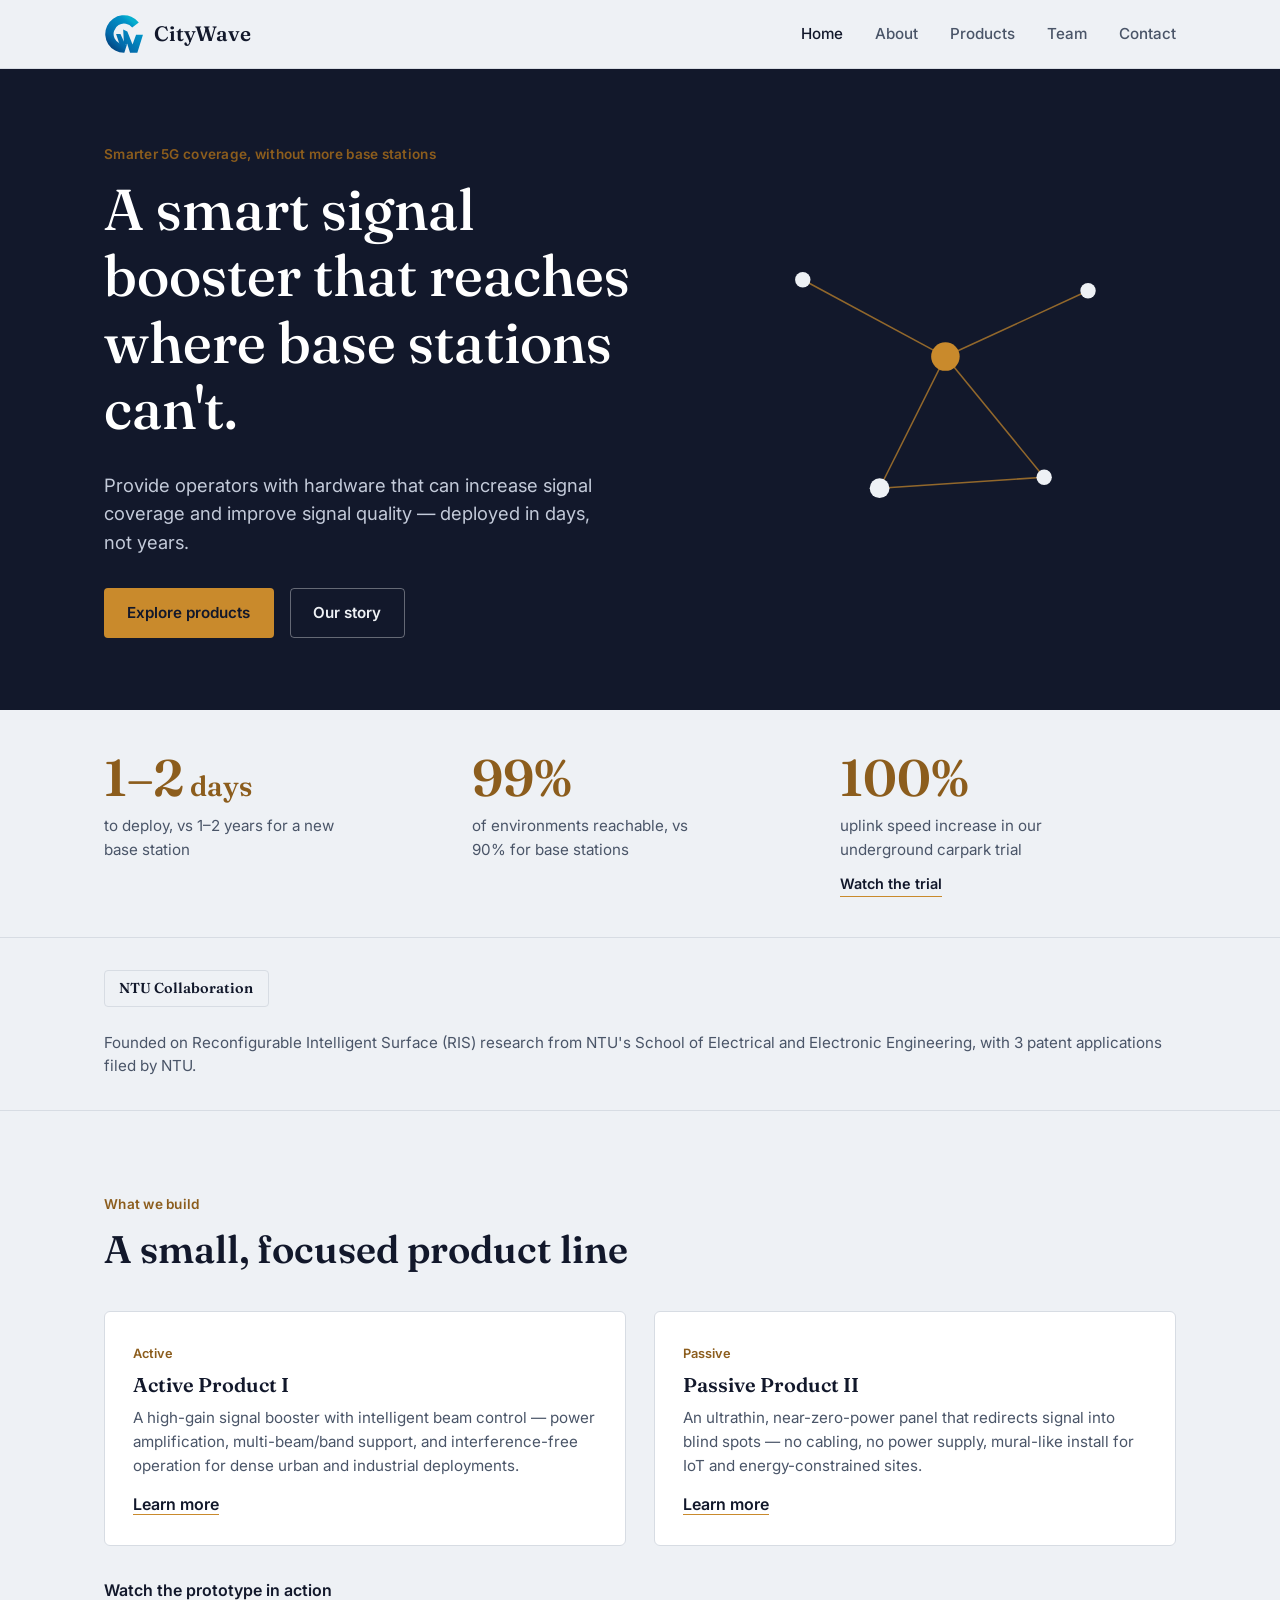
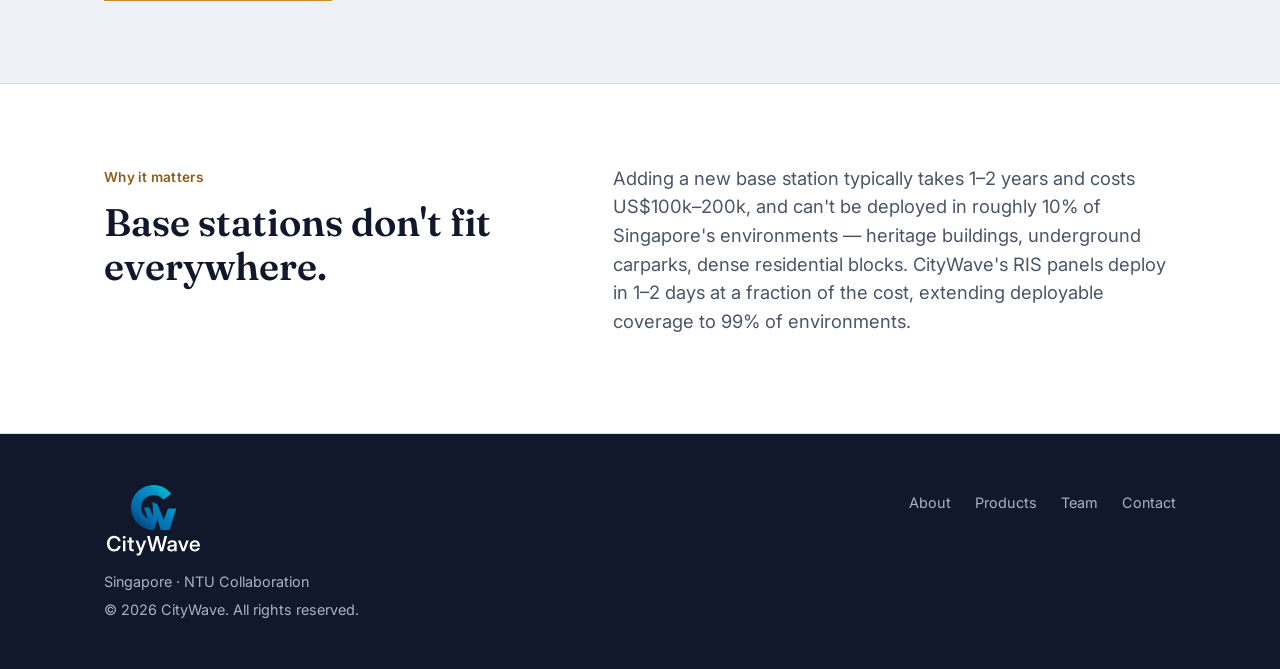
<file: index.html>
<!DOCTYPE html>
<html lang="en">
<head>
<meta charset="UTF-8">
<meta name="viewport" content="width=device-width, initial-scale=1.0">
<title>CityWave - Smart Signal Booster for Stronger 5G Coverage</title>
<meta name="description" content="CityWave builds RIS-based smart signal boosters that extend 5G coverage into blind spots, developed with Nanyang Technological University.">
<meta name="theme-color" content="#EEF1F5">
<meta property="og:type" content="website">
<meta property="og:site_name" content="CityWave">
<meta property="og:title" content="CityWave - Smart Signal Booster for Stronger 5G Coverage">
<meta property="og:description" content="RIS-based smart signal boosters that extend 5G coverage into blind spots, developed with NTU.">
<meta property="og:image" content="https://haexon.github.io/CityWave/images/og-image.png">
<meta property="og:image:width" content="1200">
<meta property="og:image:height" content="630">
<meta property="og:image:alt" content="CityWave logo">
<meta name="twitter:card" content="summary_large_image">
<link rel="icon" href="images/favicon-32.png" type="image/png" sizes="32x32">
<link rel="icon" href="images/favicon.svg" type="image/svg+xml">
<link rel="apple-touch-icon" href="images/apple-touch-icon.png">
<link rel="preconnect" href="https://fonts.googleapis.com">
<link rel="preconnect" href="https://fonts.gstatic.com" crossorigin>
<link href="https://fonts.googleapis.com/css2?family=Fraunces:wght@500;600&family=Inter:wght@400;500;600&display=swap" rel="stylesheet">
<link rel="stylesheet" href="css/style.css">
<link rel="stylesheet" href="css/components.css">
</head>
<body>

<nav class="site-nav">
  <div class="container">
    <a href="index.html" class="brand"><img class="brand-mark" src="images/logo/citywave-mark-blue.svg" alt="" width="40" height="40">CityWave</a>
    <button class="nav-toggle" aria-label="Menu" aria-controls="site-menu" aria-expanded="false"><span class="nav-toggle-bars" aria-hidden="true"></span></button>
    <ul class="nav-links" id="site-menu">
      <li><a href="index.html" aria-current="page">Home</a></li>
      <li><a href="about.html">About</a></li>
      <li><a href="products.html">Products</a></li>
      <li><a href="team.html">Team</a></li>
      <li><a href="contact.html">Contact</a></li>
    </ul>
  </div>
</nav>

<header class="hero">
  <div class="container">
    <div>
      <span class="eyebrow">Smarter 5G coverage, without more base stations</span>
      <h1>A smart signal booster that reaches where base stations can't.</h1>
      <p class="lede">Provide operators with hardware that can increase signal coverage and improve signal quality — deployed in days, not years.</p>
      <div class="hero-actions">
        <a href="products.html" class="btn btn-primary">Explore products</a>
        <a href="about.html" class="btn btn-ghost">Our story</a>
      </div>
    </div>
    <svg class="hero-diagram" viewBox="0 0 420 360" xmlns="http://www.w3.org/2000/svg" role="img" aria-label="Illustration of signal paths radiating from a CityWave panel">
      <g stroke="#C98A2C" stroke-width="1.4" opacity="0.7">
        <line x1="80" y1="80" x2="210" y2="150"/>
        <line x1="210" y1="150" x2="340" y2="90"/>
        <line x1="210" y1="150" x2="150" y2="270"/>
        <line x1="210" y1="150" x2="300" y2="260"/>
        <line x1="150" y1="270" x2="300" y2="260"/>
      </g>
      <!-- Animated signal: base station -> panel, then panel -> devices (see .hero-diagram in components.css) -->
      <g class="signal" stroke="#F2C27A" stroke-width="3" stroke-linecap="round">
        <line class="signal-in" x1="80" y1="80" x2="210" y2="150" pathLength="1"/>
        <line class="signal-out" x1="210" y1="150" x2="340" y2="90" pathLength="1"/>
        <line class="signal-out" x1="210" y1="150" x2="150" y2="270" pathLength="1"/>
        <line class="signal-out" x1="210" y1="150" x2="300" y2="260" pathLength="1"/>
      </g>
      <circle class="ripple" cx="210" cy="150" r="13" fill="none" stroke="#C98A2C" stroke-width="2"/>
      <g fill="#EEF1F5">
        <circle class="node node-source" cx="80" cy="80" r="7"/>
        <circle class="node node-device" cx="340" cy="90" r="7"/>
        <circle class="node node-device" cx="150" cy="270" r="9"/>
        <circle class="node node-device" cx="300" cy="260" r="7"/>
      </g>
      <circle cx="210" cy="150" r="13" fill="#C98A2C"/>
    </svg>
  </div>
</header>

<!-- Figures from CityWave_National GRIP Final (fifth version).pdf, pp. 3–4 -->
<div class="stats">
  <div class="container">
    <ul class="stat-list">
      <li class="stat">
        <span class="stat-value">1–2<span class="stat-unit"> days</span></span>
        <span class="stat-label">to deploy, vs 1–2 years for a new base station</span>
      </li>
      <li class="stat">
        <span class="stat-value"><span data-count="99">99</span>%</span>
        <span class="stat-label">of environments reachable, vs 90% for base stations</span>
      </li>
      <li class="stat">
        <span class="stat-value"><span data-count="100">100</span>%</span>
        <span class="stat-label">uplink speed increase in our underground carpark trial</span>
        <a href="products.html#basement-trial" class="card-link stat-link">Watch the trial</a>
      </li>
    </ul>
  </div>
</div>

<div class="collab-strip">
  <div class="container">
    <span class="collab-badge">NTU Collaboration</span>
    <p>Founded on Reconfigurable Intelligent Surface (RIS) research from NTU's School of Electrical and Electronic Engineering, with 3 patent applications filed by NTU.</p>
  </div>
</div>

<section id="products-preview">
  <div class="container">
    <span class="eyebrow">What we build</span>
    <h2 class="section-title">A small, focused product line</h2>
    <div class="card-grid">
      <div class="card">
        <span class="tag">Active</span>
        <h3>Active Product I</h3>
        <p>A high-gain signal booster with intelligent beam control — power amplification, multi-beam/band support, and interference-free operation for dense urban and industrial deployments.</p>
        <a href="products.html" class="card-link">Learn more</a>
      </div>
      <div class="card">
        <span class="tag">Passive</span>
        <h3>Passive Product II</h3>
        <p>An ultrathin, near-zero-power panel that redirects signal into blind spots — no cabling, no power supply, mural-like install for IoT and energy-constrained sites.</p>
        <a href="products.html" class="card-link">Learn more</a>
      </div>
    </div>
    <p class="section-more"><a href="products.html#demo" class="card-link">Watch the prototype in action</a></p>
  </div>
</section>

<section class="section-alt">
  <div class="container split">
    <div>
      <span class="eyebrow">Why it matters</span>
      <h2>Base stations don't fit everywhere.</h2>
    </div>
    <div>
      <p class="lede lede--wide">Adding a new base station typically takes 1–2 years and costs US$100k–200k, and can't be deployed in roughly 10% of Singapore's environments — heritage buildings, underground carparks, dense residential blocks. CityWave's RIS panels deploy in 1–2 days at a fraction of the cost, extending deployable coverage to 99% of environments.</p>
    </div>
  </div>
</section>

<footer class="site-footer">
  <div class="container">
    <div>
      <img class="footer-brand" src="images/logo/citywave-logo-blue-white.svg" alt="CityWave" width="100" height="77">
      <p class="footer-meta">Singapore · NTU Collaboration</p>
      <p class="footer-meta">© 2026 CityWave. All rights reserved.</p>
    </div>
    <ul class="footer-links">
      <li><a href="about.html">About</a></li>
      <li><a href="products.html">Products</a></li>
      <li><a href="team.html">Team</a></li>
      <li><a href="contact.html">Contact</a></li>
    </ul>
  </div>
</footer>

<script src="js/main.js"></script>
</body>
</html>
</file>
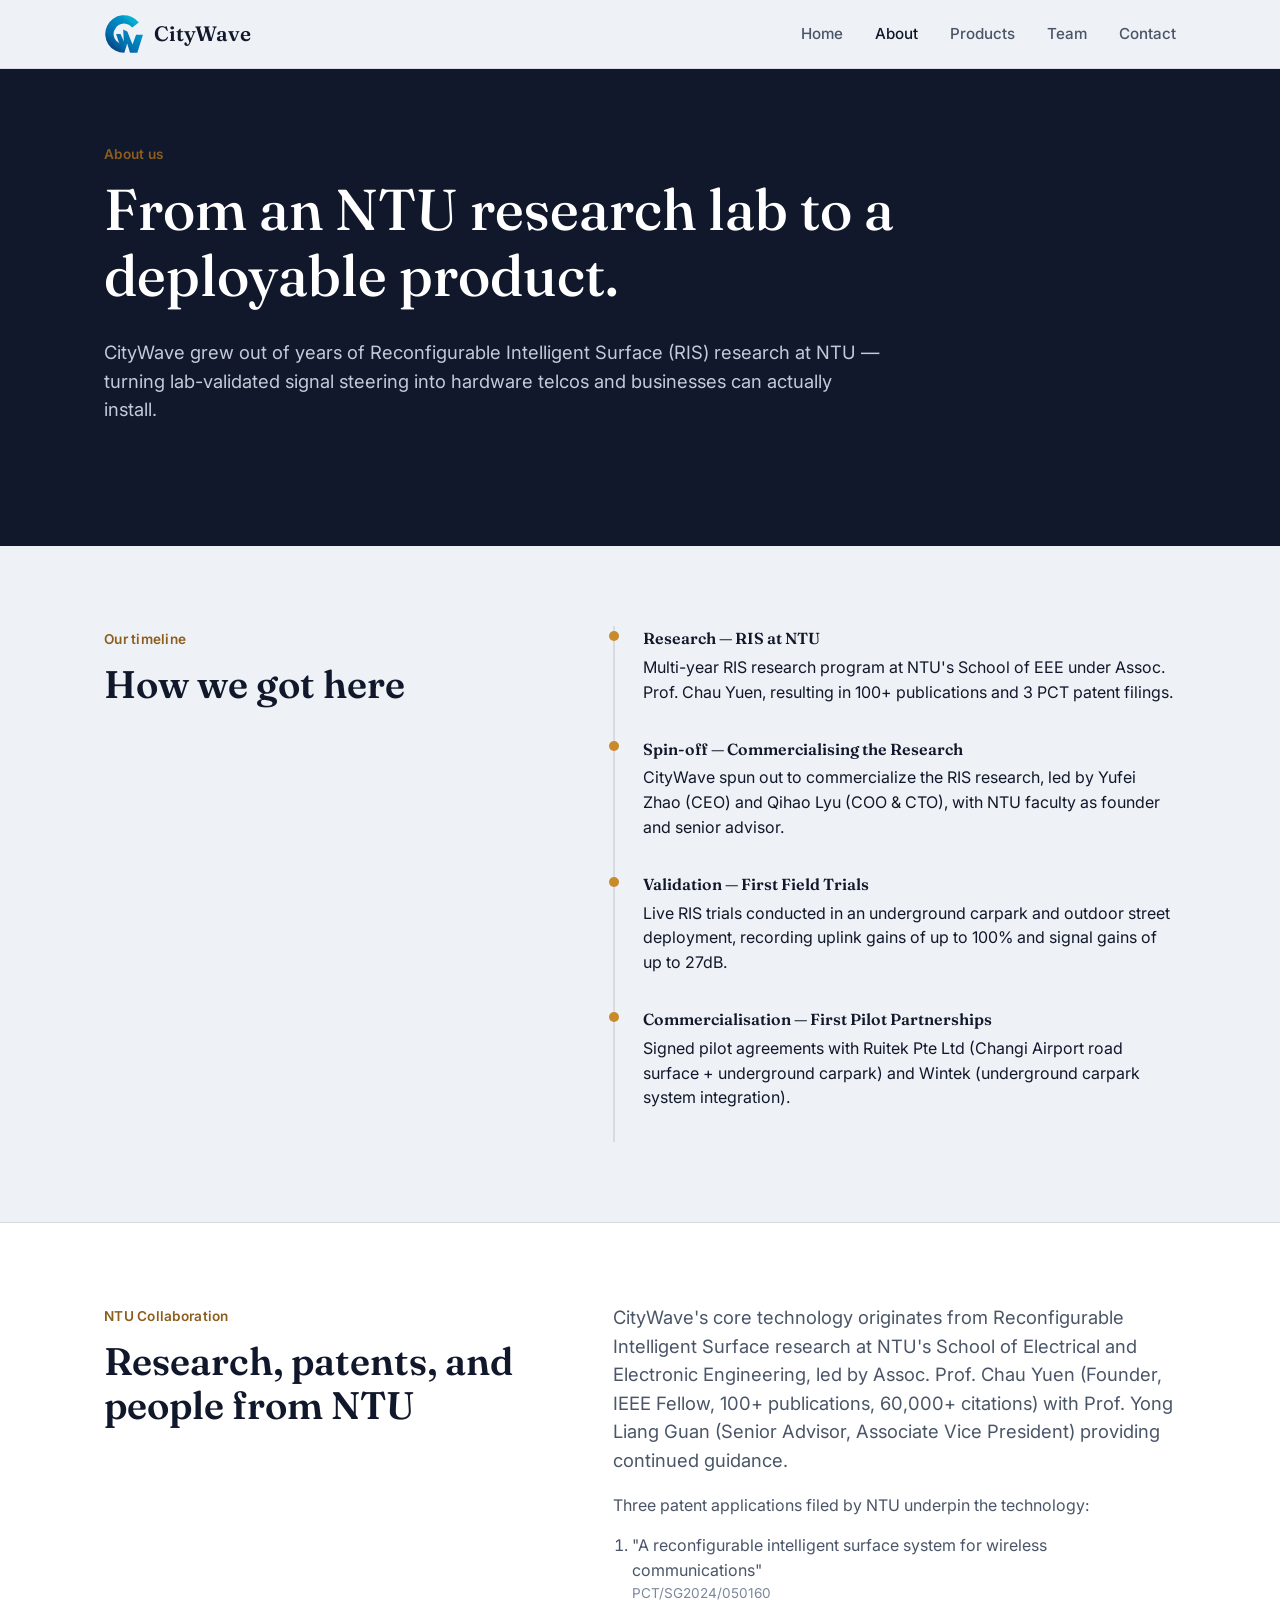
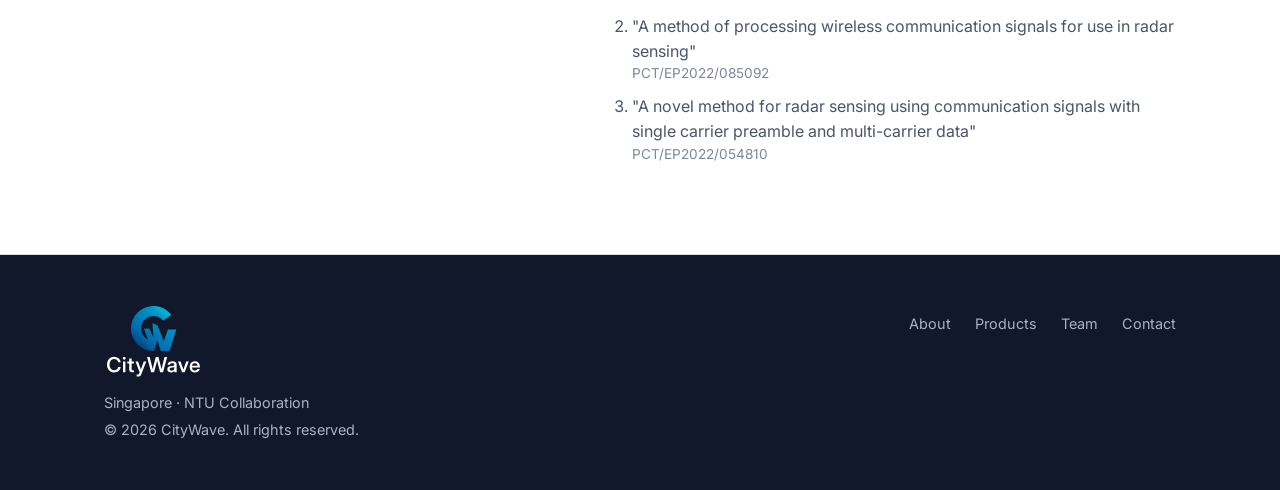
<file: about.html>
<!DOCTYPE html>
<html lang="en">
<head>
<meta charset="UTF-8">
<meta name="viewport" content="width=device-width, initial-scale=1.0">
<title>About — CityWave</title>
<meta name="description" content="CityWave grew out of Reconfigurable Intelligent Surface research at NTU's School of EEE, turning lab-validated signal steering into deployable hardware.">
<meta name="theme-color" content="#EEF1F5">
<meta property="og:type" content="website">
<meta property="og:site_name" content="CityWave">
<meta property="og:title" content="About — CityWave">
<meta property="og:description" content="From an NTU research lab to a deployable 5G coverage product.">
<meta property="og:image" content="https://haexon.github.io/CityWave/images/og-image.png">
<meta property="og:image:width" content="1200">
<meta property="og:image:height" content="630">
<meta property="og:image:alt" content="CityWave logo">
<meta name="twitter:card" content="summary_large_image">
<link rel="icon" href="images/favicon-32.png" type="image/png" sizes="32x32">
<link rel="icon" href="images/favicon.svg" type="image/svg+xml">
<link rel="apple-touch-icon" href="images/apple-touch-icon.png">
<link rel="preconnect" href="https://fonts.googleapis.com">
<link rel="preconnect" href="https://fonts.gstatic.com" crossorigin>
<link href="https://fonts.googleapis.com/css2?family=Fraunces:wght@500;600&family=Inter:wght@400;500;600&display=swap" rel="stylesheet">
<link rel="stylesheet" href="css/style.css">
<link rel="stylesheet" href="css/components.css">
</head>
<body>

<nav class="site-nav">
  <div class="container">
    <a href="index.html" class="brand"><img class="brand-mark" src="images/logo/citywave-mark-blue.svg" alt="" width="40" height="40">CityWave</a>
    <button class="nav-toggle" aria-label="Menu" aria-controls="site-menu" aria-expanded="false"><span class="nav-toggle-bars" aria-hidden="true"></span></button>
    <ul class="nav-links" id="site-menu">
      <li><a href="index.html">Home</a></li>
      <li><a href="about.html" aria-current="page">About</a></li>
      <li><a href="products.html">Products</a></li>
      <li><a href="team.html">Team</a></li>
      <li><a href="contact.html">Contact</a></li>
    </ul>
  </div>
</nav>

<header class="hero hero--page">
  <div class="container">
    <div>
      <span class="eyebrow">About us</span>
      <h1>From an NTU research lab to a deployable product.</h1>
      <p class="lede lede--wide">CityWave grew out of years of Reconfigurable Intelligent Surface (RIS) research at NTU — turning lab-validated signal steering into hardware telcos and businesses can actually install.</p>
    </div>
  </div>
</header>

<section>
  <div class="container split">
    <div>
      <span class="eyebrow">Our timeline</span>
      <h2>How we got here</h2>
    </div>
    <ul class="timeline">
      <li>
        <span class="year">Research — RIS at NTU</span>
        Multi-year RIS research program at NTU's School of EEE under Assoc. Prof. Chau Yuen, resulting in 100+ publications and 3 PCT patent filings.
      </li>
      <li>
        <span class="year">Spin-off — Commercialising the Research</span>
        CityWave spun out to commercialize the RIS research, led by Yufei Zhao (CEO) and Qihao Lyu (COO & CTO), with NTU faculty as founder and senior advisor.
      </li>
      <li>
        <span class="year">Validation — First Field Trials</span>
        Live RIS trials conducted in an underground carpark and outdoor street deployment, recording uplink gains of up to 100% and signal gains of up to 27dB.
      </li>
      <li>
        <span class="year">Commercialisation — First Pilot Partnerships</span>
        Signed pilot agreements with Ruitek Pte Ltd (Changi Airport road surface + underground carpark) and Wintek (underground carpark system integration).
      </li>
    </ul>
  </div>
</section>

<section class="section-alt">
  <div class="container split">
    <div>
      <span class="eyebrow">NTU Collaboration</span>
      <h2>Research, patents, and people from NTU</h2>
    </div>
    <div>
      <p class="lede lede--wide">CityWave's core technology originates from Reconfigurable Intelligent Surface research at NTU's School of Electrical and Electronic Engineering, led by Assoc. Prof. Chau Yuen (Founder, IEEE Fellow, 100+ publications, 60,000+ citations) with Prof. Yong Liang Guan (Senior Advisor, Associate Vice President) providing continued guidance.</p>
      <p class="muted">Three patent applications filed by NTU underpin the technology:</p>
      <ol class="patent-list">
        <li>"A reconfigurable intelligent surface system for wireless communications" <span class="patent-id">PCT/SG2024/050160</span></li>
        <li>"A method of processing wireless communication signals for use in radar sensing" <span class="patent-id">PCT/EP2022/085092</span></li>
        <li>"A novel method for radar sensing using communication signals with single carrier preamble and multi-carrier data" <span class="patent-id">PCT/EP2022/054810</span></li>
      </ol>
    </div>
  </div>
</section>

<footer class="site-footer">
  <div class="container">
    <div>
      <img class="footer-brand" src="images/logo/citywave-logo-blue-white.svg" alt="CityWave" width="100" height="77">
      <p class="footer-meta">Singapore · NTU Collaboration</p>
      <p class="footer-meta">© 2026 CityWave. All rights reserved.</p>
    </div>
    <ul class="footer-links">
      <li><a href="about.html">About</a></li>
      <li><a href="products.html">Products</a></li>
      <li><a href="team.html">Team</a></li>
      <li><a href="contact.html">Contact</a></li>
    </ul>
  </div>
</footer>

<script src="js/main.js"></script>
</body>
</html>
</file>
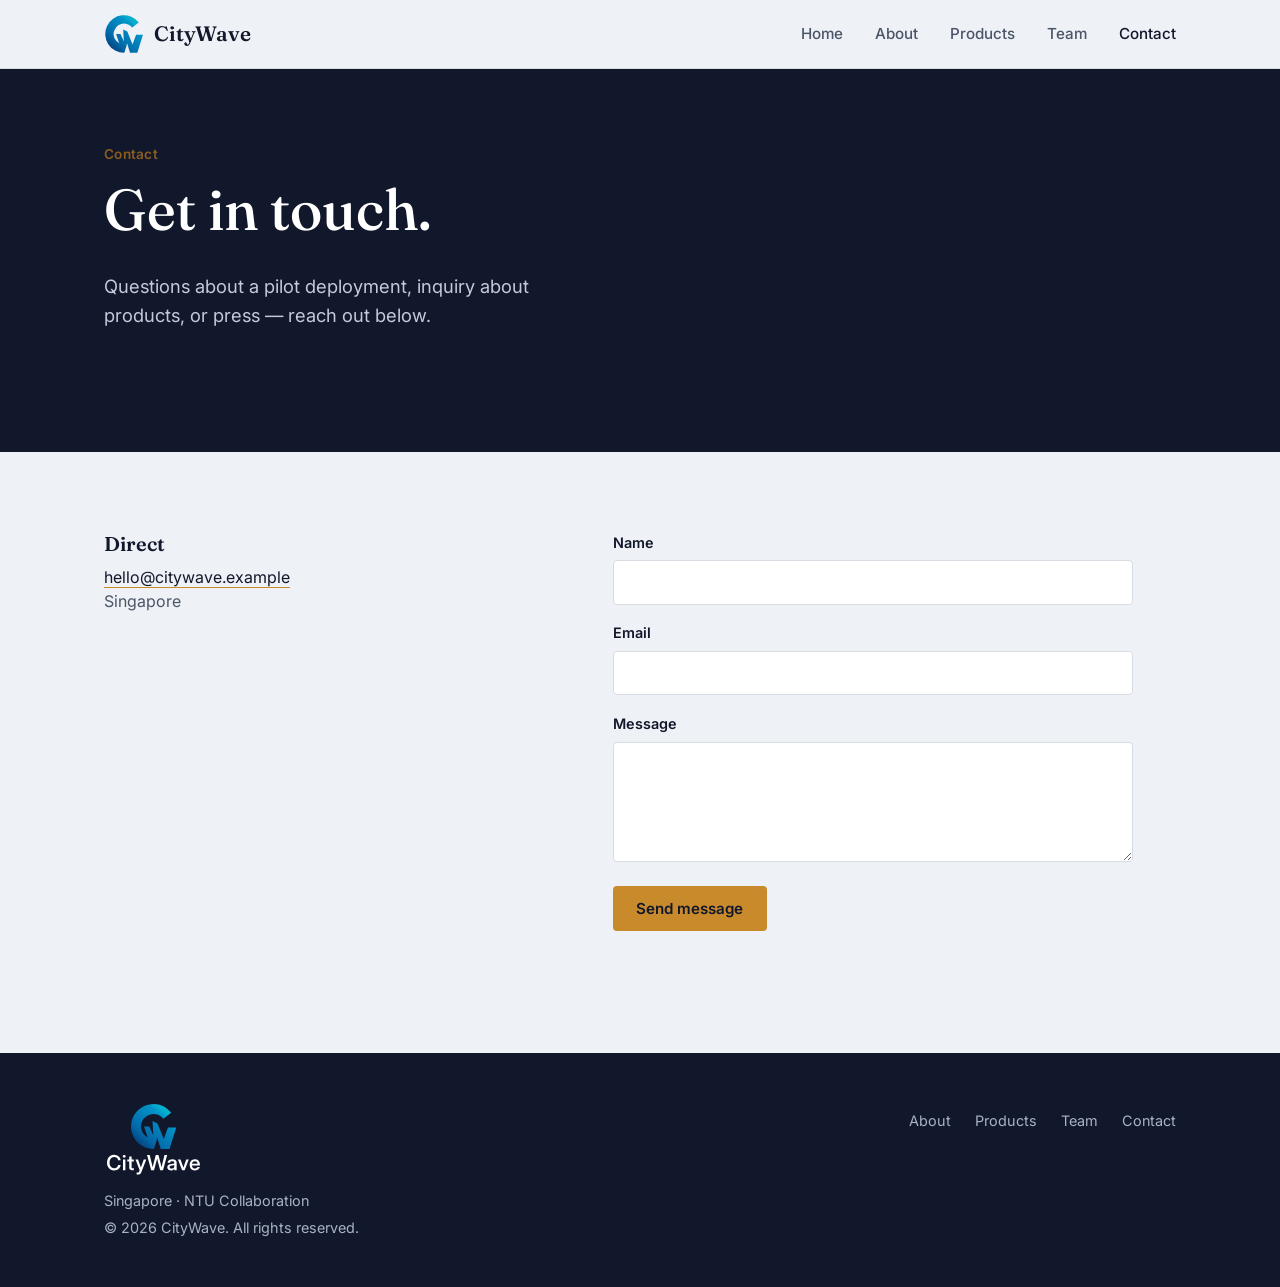
<file: contact.html>
<!DOCTYPE html>
<html lang="en">
<head>
<meta charset="UTF-8">
<meta name="viewport" content="width=device-width, initial-scale=1.0">
<title>Contact — CityWave</title>
<meta name="description" content="Contact CityWave about pilot deployments, product inquiries, or press.">
<meta name="theme-color" content="#EEF1F5">
<meta property="og:type" content="website">
<meta property="og:site_name" content="CityWave">
<meta property="og:title" content="Contact — CityWave">
<meta property="og:description" content="Questions about a pilot deployment, our products, or press? Get in touch.">
<meta property="og:image" content="https://haexon.github.io/CityWave/images/og-image.png">
<meta property="og:image:width" content="1200">
<meta property="og:image:height" content="630">
<meta property="og:image:alt" content="CityWave logo">
<meta name="twitter:card" content="summary_large_image">
<link rel="icon" href="images/favicon-32.png" type="image/png" sizes="32x32">
<link rel="icon" href="images/favicon.svg" type="image/svg+xml">
<link rel="apple-touch-icon" href="images/apple-touch-icon.png">
<link rel="preconnect" href="https://fonts.googleapis.com">
<link rel="preconnect" href="https://fonts.gstatic.com" crossorigin>
<link href="https://fonts.googleapis.com/css2?family=Fraunces:wght@500;600&family=Inter:wght@400;500;600&display=swap" rel="stylesheet">
<link rel="stylesheet" href="css/style.css">
<link rel="stylesheet" href="css/components.css">
</head>
<body>

<nav class="site-nav">
  <div class="container">
    <a href="index.html" class="brand"><img class="brand-mark" src="images/logo/citywave-mark-blue.svg" alt="" width="40" height="40">CityWave</a>
    <button class="nav-toggle" aria-label="Menu" aria-controls="site-menu" aria-expanded="false"><span class="nav-toggle-bars" aria-hidden="true"></span></button>
    <ul class="nav-links" id="site-menu">
      <li><a href="index.html">Home</a></li>
      <li><a href="about.html">About</a></li>
      <li><a href="products.html">Products</a></li>
      <li><a href="team.html">Team</a></li>
      <li><a href="contact.html" aria-current="page">Contact</a></li>
    </ul>
  </div>
</nav>

<header class="hero hero--page">
  <div class="container">
    <div>
      <span class="eyebrow">Contact</span>
      <h1>Get in touch.</h1>
      <p class="lede">Questions about a pilot deployment, inquiry about products, or press — reach out below.</p>
    </div>
  </div>
</header>

<section>
  <div class="container split">
    <div class="contact-direct">
      <h3>Direct</h3>
      <!-- TODO: replace with the real company email -->
      <p class="muted"><a href="mailto:hello@citywave.example">hello@citywave.example</a><br>Singapore</p>
    </div>
    <!-- TODO: replace YOUR_FORM_ID with the ID from formspree.io (see README) -->
    <form class="contact-form" action="https://formspree.io/f/YOUR_FORM_ID" method="POST">
      <div>
        <label for="name">Name</label>
        <input type="text" id="name" name="name" autocomplete="name" required>
      </div>
      <div>
        <label for="email">Email</label>
        <input type="email" id="email" name="email" autocomplete="email" required>
      </div>
      <div>
        <label for="message">Message</label>
        <textarea id="message" name="message" required></textarea>
      </div>
      <button type="submit" class="btn btn-primary">Send message</button>
      <p class="form-status" role="status" aria-live="polite"></p>
    </form>
  </div>
</section>

<footer class="site-footer">
  <div class="container">
    <div>
      <img class="footer-brand" src="images/logo/citywave-logo-blue-white.svg" alt="CityWave" width="100" height="77">
      <p class="footer-meta">Singapore · NTU Collaboration</p>
      <p class="footer-meta">© 2026 CityWave. All rights reserved.</p>
    </div>
    <ul class="footer-links">
      <li><a href="about.html">About</a></li>
      <li><a href="products.html">Products</a></li>
      <li><a href="team.html">Team</a></li>
      <li><a href="contact.html">Contact</a></li>
    </ul>
  </div>
</footer>

<script src="js/main.js"></script>
</body>
</html>
</file>
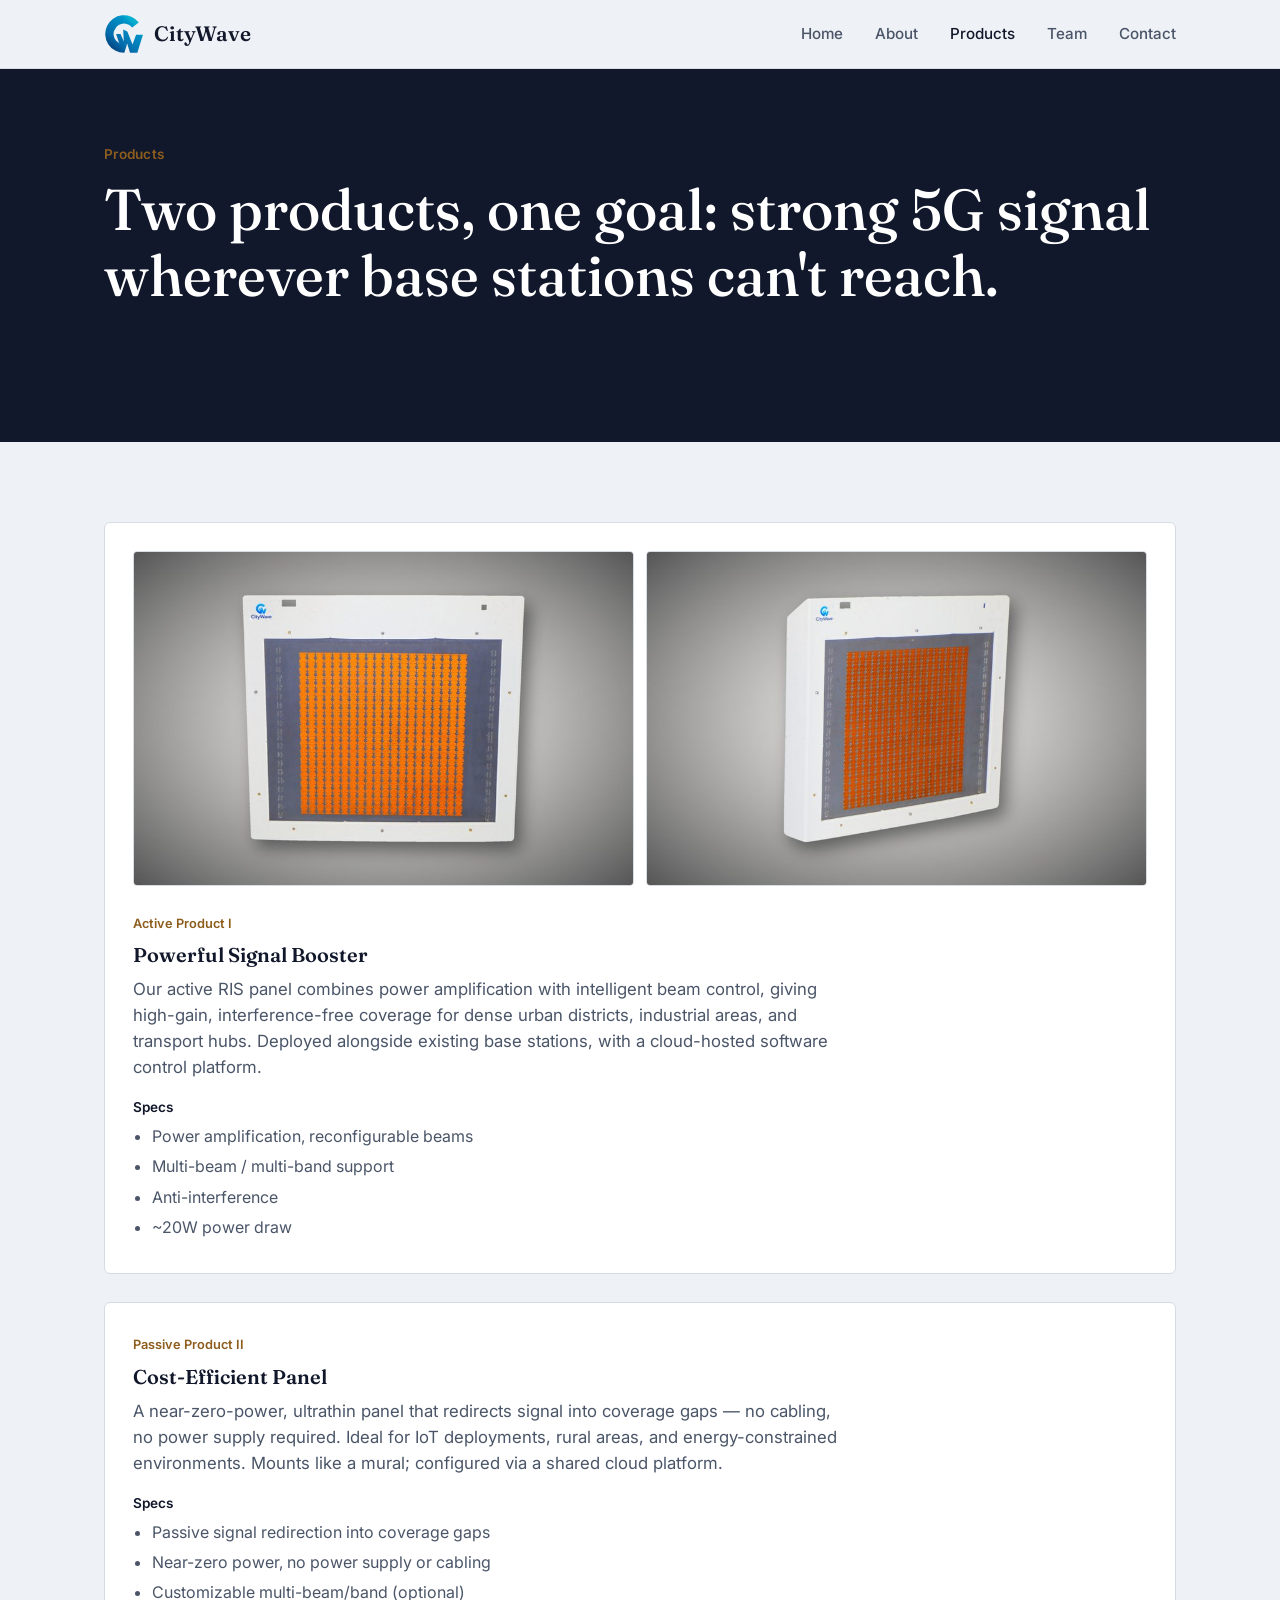
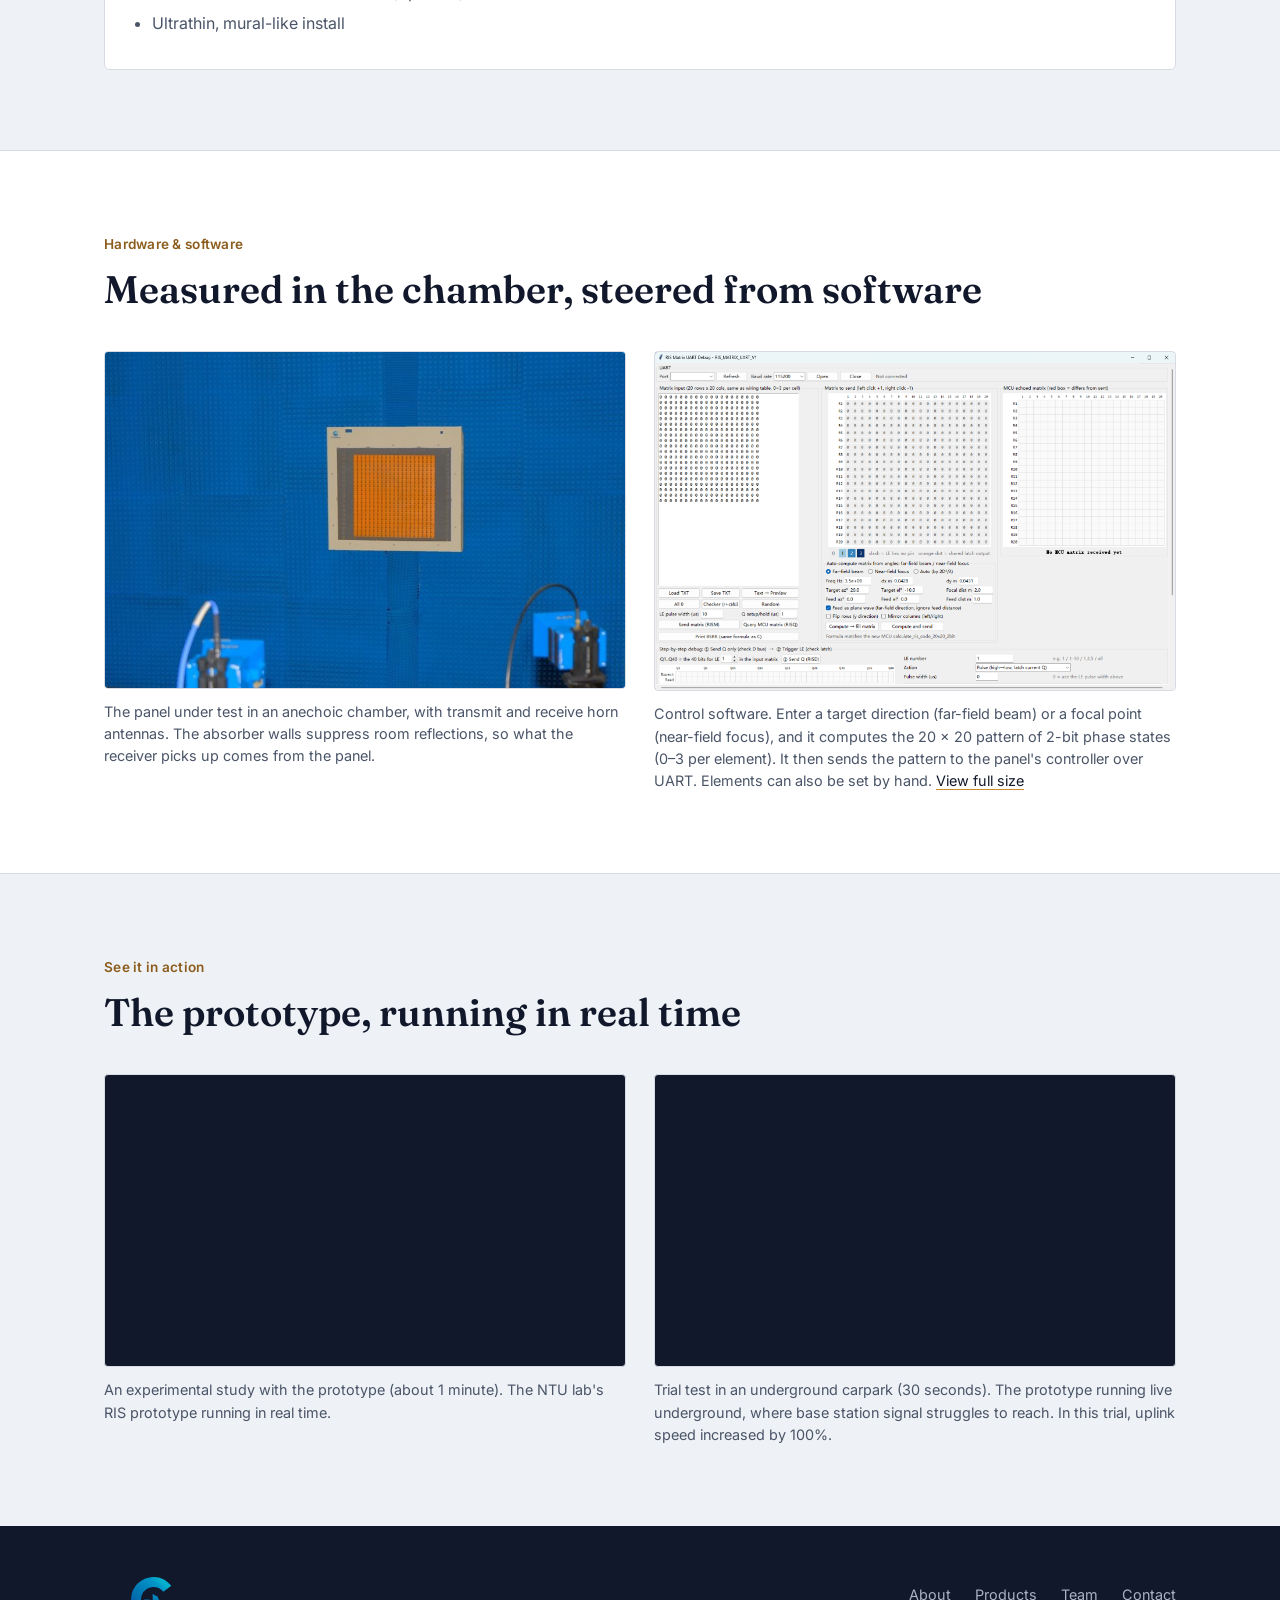
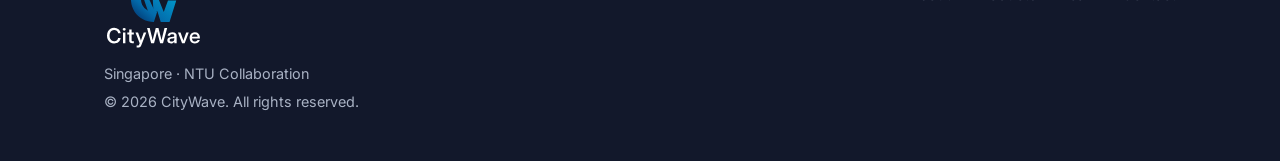
<file: products.html>
<!DOCTYPE html>
<html lang="en">
<head>
<meta charset="UTF-8">
<meta name="viewport" content="width=device-width, initial-scale=1.0">
<title>Products — CityWave</title>
<meta name="description" content="CityWave's active RIS signal booster and passive near-zero-power panel extend 5G coverage into carparks, heritage buildings and other blind spots.">
<meta name="theme-color" content="#EEF1F5">
<meta property="og:type" content="website">
<meta property="og:site_name" content="CityWave">
<meta property="og:title" content="Products — CityWave">
<meta property="og:description" content="An active RIS signal booster and a passive near-zero-power panel for 5G blind spots.">
<meta property="og:image" content="https://haexon.github.io/CityWave/images/og-image.png">
<meta property="og:image:width" content="1200">
<meta property="og:image:height" content="630">
<meta property="og:image:alt" content="CityWave logo">
<meta name="twitter:card" content="summary_large_image">
<link rel="icon" href="images/favicon-32.png" type="image/png" sizes="32x32">
<link rel="icon" href="images/favicon.svg" type="image/svg+xml">
<link rel="apple-touch-icon" href="images/apple-touch-icon.png">
<link rel="preconnect" href="https://fonts.googleapis.com">
<link rel="preconnect" href="https://fonts.gstatic.com" crossorigin>
<link href="https://fonts.googleapis.com/css2?family=Fraunces:wght@500;600&family=Inter:wght@400;500;600&display=swap" rel="stylesheet">
<link rel="stylesheet" href="css/style.css">
<link rel="stylesheet" href="css/components.css">
</head>
<body>

<nav class="site-nav">
  <div class="container">
    <a href="index.html" class="brand"><img class="brand-mark" src="images/logo/citywave-mark-blue.svg" alt="" width="40" height="40">CityWave</a>
    <button class="nav-toggle" aria-label="Menu" aria-controls="site-menu" aria-expanded="false"><span class="nav-toggle-bars" aria-hidden="true"></span></button>
    <ul class="nav-links" id="site-menu">
      <li><a href="index.html">Home</a></li>
      <li><a href="about.html">About</a></li>
      <li><a href="products.html" aria-current="page">Products</a></li>
      <li><a href="team.html">Team</a></li>
      <li><a href="contact.html">Contact</a></li>
    </ul>
  </div>
</nav>

<header class="hero hero--page">
  <div class="container">
    <div>
      <span class="eyebrow">Products</span>
      <h1>Two products, one goal: strong 5G signal wherever base stations can't reach.</h1>
    </div>
  </div>
</header>

<section>
  <div class="container product-list">
    <div class="card">
      <div class="product-photos">
        <img src="images/products/active-front-800.jpg" srcset="images/products/active-front-800.jpg 800w, images/products/active-front-1600.jpg 1600w" sizes="(max-width: 480px) 100vw, (max-width: 1120px) 50vw, 520px" width="1600" height="1067" alt="Front view of the Active Product I panel: a white CityWave enclosure framing a 20 by 20 array of orange reconfigurable elements">
        <img src="images/products/active-side-800.jpg" srcset="images/products/active-side-800.jpg 800w, images/products/active-side-1600.jpg 1600w" sizes="(max-width: 480px) 100vw, (max-width: 1120px) 50vw, 520px" width="1600" height="1067" alt="Angled view of the same panel, showing the depth of the enclosure">
      </div>
      <span class="tag">Active Product I</span>
      <h3>Powerful Signal Booster</h3>
      <p class="lede lede--wide">Our active RIS panel combines power amplification with intelligent beam control, giving high-gain, interference-free coverage for dense urban districts, industrial areas, and transport hubs. Deployed alongside existing base stations, with a cloud-hosted software control platform.</p>
      <h4 class="spec-heading">Specs</h4>
      <ul class="spec-list">
        <li>Power amplification, reconfigurable beams</li>
        <li>Multi-beam / multi-band support</li>
        <li>Anti-interference</li>
        <li>~20W power draw</li>
      </ul>
    </div>

    <div class="card">
      <span class="tag">Passive Product II</span>
      <h3>Cost-Efficient Panel</h3>
      <p class="lede lede--wide">A near-zero-power, ultrathin panel that redirects signal into coverage gaps — no cabling, no power supply required. Ideal for IoT deployments, rural areas, and energy-constrained environments. Mounts like a mural; configured via a shared cloud platform.</p>
      <h4 class="spec-heading">Specs</h4>
      <ul class="spec-list">
        <li>Passive signal redirection into coverage gaps</li>
        <li>Near-zero power, no power supply or cabling</li>
        <li>Customizable multi-beam/band (optional)</li>
        <li>Ultrathin, mural-like install</li>
      </ul>
    </div>
  </div>
</section>

<section class="section-alt">
  <div class="container">
    <span class="eyebrow">Hardware &amp; software</span>
    <h2 class="section-title">Measured in the chamber, steered from software</h2>
    <div class="figure-grid">
      <figure class="product-figure">
        <img src="images/products/active-chamber-test-800.jpg" srcset="images/products/active-chamber-test-800.jpg 800w, images/products/active-chamber-test-1600.jpg 1600w" sizes="(max-width: 860px) 100vw, 540px" width="1600" height="1033" loading="lazy" alt="The panel mounted on the absorber wall of an anechoic chamber, with a transmit and a receive horn antenna in the foreground">
        <figcaption>The panel under test in an anechoic chamber, with transmit and receive horn antennas. The absorber walls suppress room reflections, so what the receiver picks up comes from the panel.</figcaption>
      </figure>
      <figure class="product-figure">
        <a href="images/products/control-software.png" target="_blank" rel="noopener">
          <img src="images/products/control-software.png" width="1787" height="1161" loading="lazy" alt="Screenshot of the RIS matrix control software: a 20 by 20 grid of 2-bit phase states, UART connection settings, and fields to compute the pattern from a target angle or focal point">
        </a>
        <figcaption>Control software. Enter a target direction (far-field beam) or a focal point (near-field focus), and it computes the 20 × 20 pattern of 2-bit phase states (0–3 per element). It then sends the pattern to the panel's controller over UART. Elements can also be set by hand. <a href="images/products/control-software.png" target="_blank" rel="noopener">View full size</a></figcaption>
      </figure>
    </div>
  </div>
</section>

<section id="demo">
  <div class="container">
    <span class="eyebrow">See it in action</span>
    <h2 class="section-title">The prototype, running in real time</h2>
    <div class="figure-grid">
      <figure class="product-figure">
        <div class="video-frame">
          <iframe src="https://www.youtube-nocookie.com/embed/E8e1TrlYKLQ" title="An Experimental Study with Prototyping" loading="lazy" allow="accelerometer; autoplay; clipboard-write; encrypted-media; gyroscope; picture-in-picture; web-share" referrerpolicy="strict-origin-when-cross-origin" allowfullscreen></iframe>
        </div>
        <figcaption>An experimental study with the prototype (about 1 minute). The NTU lab's RIS prototype running in real time.</figcaption>
      </figure>
      <figure class="product-figure" id="basement-trial">
        <div class="video-frame">
          <iframe src="https://www.youtube-nocookie.com/embed/96lpqJJnoX4" title="Trial test at the basement" loading="lazy" allow="accelerometer; autoplay; clipboard-write; encrypted-media; gyroscope; picture-in-picture; web-share" referrerpolicy="strict-origin-when-cross-origin" allowfullscreen></iframe>
        </div>
        <figcaption>Trial test in an underground carpark (30 seconds). The prototype running live underground, where base station signal struggles to reach. In this trial, uplink speed increased by 100%.</figcaption>
      </figure>
    </div>
  </div>
</section>

<footer class="site-footer">
  <div class="container">
    <div>
      <img class="footer-brand" src="images/logo/citywave-logo-blue-white.svg" alt="CityWave" width="100" height="77">
      <p class="footer-meta">Singapore · NTU Collaboration</p>
      <p class="footer-meta">© 2026 CityWave. All rights reserved.</p>
    </div>
    <ul class="footer-links">
      <li><a href="about.html">About</a></li>
      <li><a href="products.html">Products</a></li>
      <li><a href="team.html">Team</a></li>
      <li><a href="contact.html">Contact</a></li>
    </ul>
  </div>
</footer>

<script src="js/main.js"></script>
</body>
</html>
</file>
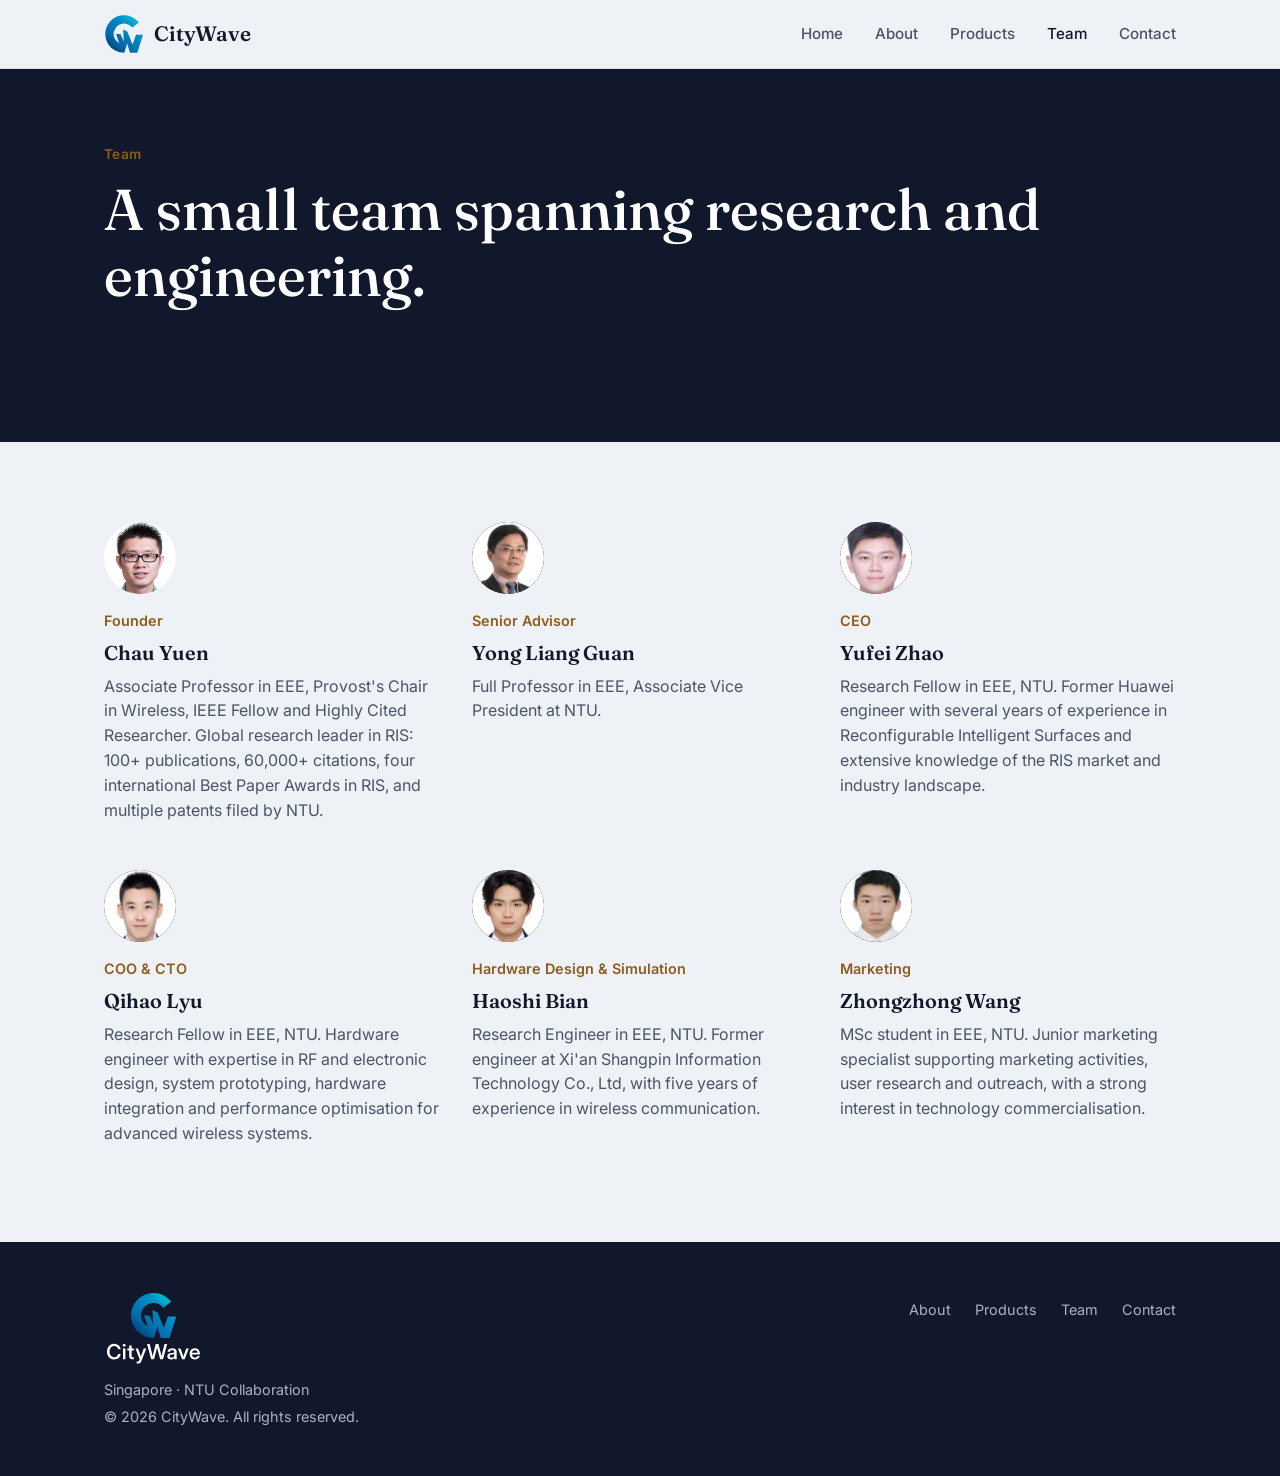
<file: team.html>
<!DOCTYPE html>
<html lang="en">
<head>
<meta charset="UTF-8">
<meta name="viewport" content="width=device-width, initial-scale=1.0">
<title>Team — CityWave</title>
<meta name="description" content="Meet the CityWave team: RIS researchers and engineers from NTU's School of Electrical and Electronic Engineering.">
<meta name="theme-color" content="#EEF1F5">
<meta property="og:type" content="website">
<meta property="og:site_name" content="CityWave">
<meta property="og:title" content="Team — CityWave">
<meta property="og:description" content="A small team spanning RIS research and engineering, from NTU.">
<meta property="og:image" content="https://haexon.github.io/CityWave/images/og-image.png">
<meta property="og:image:width" content="1200">
<meta property="og:image:height" content="630">
<meta property="og:image:alt" content="CityWave logo">
<meta name="twitter:card" content="summary_large_image">
<link rel="icon" href="images/favicon-32.png" type="image/png" sizes="32x32">
<link rel="icon" href="images/favicon.svg" type="image/svg+xml">
<link rel="apple-touch-icon" href="images/apple-touch-icon.png">
<link rel="preconnect" href="https://fonts.googleapis.com">
<link rel="preconnect" href="https://fonts.gstatic.com" crossorigin>
<link href="https://fonts.googleapis.com/css2?family=Fraunces:wght@500;600&family=Inter:wght@400;500;600&display=swap" rel="stylesheet">
<link rel="stylesheet" href="css/style.css">
<link rel="stylesheet" href="css/components.css">
</head>
<body>

<nav class="site-nav">
  <div class="container">
    <a href="index.html" class="brand"><img class="brand-mark" src="images/logo/citywave-mark-blue.svg" alt="" width="40" height="40">CityWave</a>
    <button class="nav-toggle" aria-label="Menu" aria-controls="site-menu" aria-expanded="false"><span class="nav-toggle-bars" aria-hidden="true"></span></button>
    <ul class="nav-links" id="site-menu">
      <li><a href="index.html">Home</a></li>
      <li><a href="about.html">About</a></li>
      <li><a href="products.html">Products</a></li>
      <li><a href="team.html" aria-current="page">Team</a></li>
      <li><a href="contact.html">Contact</a></li>
    </ul>
  </div>
</nav>

<header class="hero hero--page">
  <div class="container">
    <div>
      <span class="eyebrow">Team</span>
      <h1>A small team spanning research and engineering.</h1>
    </div>
  </div>
</header>

<section>
  <div class="container team-grid">
    <div class="team-member">
      <div class="avatar"><img src="images/ChauYuen.jpg" alt="Chau Yuen" class="avatar--hd"></div>
      <span class="role">Founder</span>
      <h3>Chau Yuen</h3>
      <p>Associate Professor in EEE, Provost's Chair in Wireless, IEEE Fellow and Highly Cited Researcher. Global research leader in RIS: 100+ publications, 60,000+ citations, four international Best Paper Awards in RIS, and multiple patents filed by NTU.</p>
    </div>
    <div class="team-member">
      <div class="avatar"><img src="images/YongLianGuan.png" alt="Yong Liang Guan"></div>
      <span class="role">Senior Advisor</span>
      <h3>Yong Liang Guan</h3>
      <p>Full Professor in EEE, Associate Vice President at NTU.</p>
    </div>
    <div class="team-member">
      <div class="avatar"><img src="images/YuFeiZhao.png" alt="Yufei Zhao"></div>
      <span class="role">CEO</span>
      <h3>Yufei Zhao</h3>
      <p>Research Fellow in EEE, NTU. Former Huawei engineer with several years of experience in Reconfigurable Intelligent Surfaces and extensive knowledge of the RIS market and industry landscape.</p>
    </div>
    <div class="team-member">
      <div class="avatar"><img src="images/QihaoLyu.png" alt="Qihao Lyu"></div>
      <span class="role">COO & CTO</span>
      <h3>Qihao Lyu</h3>
      <p>Research Fellow in EEE, NTU. Hardware engineer with expertise in RF and electronic design, system prototyping, hardware integration and performance optimisation for advanced wireless systems.</p>
    </div>
    <div class="team-member">
      <div class="avatar"><img src="images/HaoshiBian.jpg" alt="Haoshi Bian" class="avatar--unstretch"></div>
      <span class="role">Hardware Design & Simulation</span>
      <h3>Haoshi Bian</h3>
      <p>Research Engineer in EEE, NTU. Former engineer at Xi'an Shangpin Information Technology Co., Ltd, with five years of experience in wireless communication.</p>
    </div>
    <div class="team-member">
      <div class="avatar"><img src="images/ZhongzhongWang.jpg" alt="Zhongzhong Wang"></div>
      <span class="role">Marketing</span>
      <h3>Zhongzhong Wang</h3>
      <p>MSc student in EEE, NTU. Junior marketing specialist supporting marketing activities, user research and outreach, with a strong interest in technology commercialisation.</p>
    </div>
  </div>
</section>

<footer class="site-footer">
  <div class="container">
    <div>
      <img class="footer-brand" src="images/logo/citywave-logo-blue-white.svg" alt="CityWave" width="100" height="77">
      <p class="footer-meta">Singapore · NTU Collaboration</p>
      <p class="footer-meta">© 2026 CityWave. All rights reserved.</p>
    </div>
    <ul class="footer-links">
      <li><a href="about.html">About</a></li>
      <li><a href="products.html">Products</a></li>
      <li><a href="team.html">Team</a></li>
      <li><a href="contact.html">Contact</a></li>
    </ul>
  </div>
</footer>

<script src="js/main.js"></script>
</body>
</html>
</file>
<file: css/style.css>
/* =========================================================
   CityWave — Global Styles
   ========================================================= */

:root {
  /* Color tokens */
  --ink: #12182B;        /* primary dark — bg for hero/footer, text elsewhere */
  --ink-soft: #2A3350;   /* lighter panel on dark sections */
  --paper: #EEF1F5;      /* page background */
  --paper-raised: #FFFFFF;
  --slate: #4A5568;      /* secondary text */
  --slate-light: #7C879C;
  --accent: #C98A2C;     /* amber — links, highlights, CTA */
  --accent-deep: #8C5D1D;
  --line: #D7DCE3;       /* hairline borders */

  /* Type */
  --font-display: "Fraunces", Georgia, serif;
  --font-body: "Inter", -apple-system, BlinkMacSystemFont, sans-serif;

  /* Layout */
  --max-width: 1120px;
  --gutter: 1.5rem;
  --nav-height: 4.25rem;
}

* { box-sizing: border-box; }

html {
  scroll-behavior: smooth;
  scroll-padding-top: var(--nav-height); /* keep anchor targets clear of the sticky nav */
}

body {
  margin: 0;
  font-family: var(--font-body);
  color: var(--ink);
  background: var(--paper);
  line-height: 1.55;
  -webkit-font-smoothing: antialiased;
}

img { max-width: 100%; display: block; }

a {
  color: inherit;
  text-decoration: none;
}

h1, h2, h3, h4 {
  font-family: var(--font-display);
  font-weight: 600;
  line-height: 1.15;
  margin: 0 0 0.5em;
}

h1 { font-size: clamp(2rem, 4.5vw + 0.5rem, 3.6rem); font-weight: 500; }
h2 { font-size: clamp(1.5rem, 3vw + 0.4rem, 2.4rem); }
h3 { font-size: 1.25rem; }

p { margin: 0 0 1em; }

.container {
  max-width: var(--max-width);
  margin: 0 auto;
  padding: 0 var(--gutter);
}

section {
  padding: 5rem 0;
}

.section-alt {
  background: var(--paper-raised);
  border-top: 1px solid var(--line);
  border-bottom: 1px solid var(--line);
}

.section-title { margin-bottom: 2.5rem; }

.eyebrow {
  color: var(--accent-deep);
  font-size: 0.85rem;
  font-weight: 600;
  letter-spacing: 0.02em;
  margin-bottom: 0.75rem;
  display: inline-block;
}

.lede {
  font-size: 1.15rem;
  color: var(--slate);
  max-width: 42ch;
}
.lede--wide { max-width: 65ch; }

.muted { color: var(--slate); }

.btn {
  display: inline-flex;
  align-items: center;
  justify-content: center;
  gap: 0.5rem;
  min-height: 44px;
  padding: 0.75rem 1.4rem;
  border-radius: 4px;
  font-weight: 600;
  font-size: 0.95rem;
  font-family: var(--font-body);
  cursor: pointer;
  border: 1px solid transparent;
  transition: background 0.15s ease, color 0.15s ease, border-color 0.15s ease;
}
.btn:disabled { opacity: 0.6; cursor: wait; }

.btn-primary {
  background: var(--accent);
  color: var(--ink);
}
.btn-primary:hover { background: #b87c26; }

.btn-ghost {
  border-color: rgba(255,255,255,0.35);
  color: inherit;
}
.btn-ghost:hover { border-color: var(--accent); color: var(--accent); }

/* Scroll reveal — main.js adds .reveal to section content, then .is-visible once it scrolls into view */
.reveal {
  opacity: 0;
  transform: translateY(24px);
  transition: opacity 0.6s ease, transform 0.6s ease;
}
.reveal.is-visible {
  opacity: 1;
  transform: none;
}

@media (prefers-reduced-motion: reduce) {
  html { scroll-behavior: auto; }
  *, *::before, *::after { animation-duration: 0.001ms !important; transition-duration: 0.001ms !important; }
}

@media (max-width: 720px) {
  section { padding: 3.5rem 0; }
}
</file>
<file: css/components.css>
/* =========================================================
   Reusable components: nav, footer, cards, hero, timeline
   ========================================================= */

/* --- Nav --- */
.site-nav {
  position: sticky;
  top: 0;
  z-index: 50;
  background: var(--paper);
  border-bottom: 1px solid var(--line);
}

.site-nav .container {
  display: flex;
  align-items: center;
  justify-content: space-between;
  height: var(--nav-height);
}

.brand {
  display: inline-flex;
  align-items: center;
  gap: 0.6rem;
  font-family: var(--font-display);
  font-size: 1.3rem;
  font-weight: 600;
}
.brand-mark {
  width: 2.5rem;   /* 40px: legible inside the 68px nav without crowding it */
  height: 2.5rem;
  flex-shrink: 0;
}

.nav-links {
  display: flex;
  gap: 2rem;
  list-style: none;
  margin: 0;
  padding: 0;
  font-size: 0.95rem;
  font-weight: 500;
}

.nav-links a {
  color: var(--slate);
  transition: color 0.15s ease;
}
.nav-links a:hover,
.nav-links a[aria-current="page"] {
  color: var(--ink);
}

/* Hamburger button: 44px tap target, three CSS bars that morph into an X */
.nav-toggle {
  display: none;
  align-items: center;
  justify-content: center;
  width: 44px;
  height: 44px;
  margin-right: -10px; /* optically align the bars with the gutter */
  padding: 0;
  background: none;
  border: none;
  color: var(--ink);
  cursor: pointer;
}
.nav-toggle-bars,
.nav-toggle-bars::before,
.nav-toggle-bars::after {
  display: block;
  width: 22px;
  height: 2px;
  border-radius: 2px;
  background: currentColor;
  transition: transform 0.2s ease, background-color 0.2s ease;
}
.nav-toggle-bars { position: relative; }
.nav-toggle-bars::before,
.nav-toggle-bars::after {
  content: "";
  position: absolute;
  left: 0;
}
.nav-toggle-bars::before { top: -7px; }
.nav-toggle-bars::after { top: 7px; }
.nav-toggle[aria-expanded="true"] .nav-toggle-bars { background-color: transparent; }
.nav-toggle[aria-expanded="true"] .nav-toggle-bars::before { transform: translateY(7px) rotate(45deg); }
.nav-toggle[aria-expanded="true"] .nav-toggle-bars::after { transform: translateY(-7px) rotate(-45deg); }

@media (max-width: 720px) {
  .nav-links {
    position: absolute;
    top: var(--nav-height);
    left: 0;
    right: 0;
    background: var(--paper);
    border-bottom: 1px solid var(--line);
    box-shadow: 0 12px 24px rgba(18, 24, 43, 0.08);
    flex-direction: column;
    gap: 0;
    display: none;
  }
  .nav-links.open { display: flex; }
  .nav-links li { border-top: 1px solid var(--line); }
  .nav-links a { display: block; padding: 1rem var(--gutter); }
  .nav-toggle { display: inline-flex; }
}

/* --- Hero --- */
.hero {
  background: var(--ink);
  color: var(--paper);
}

.hero .container {
  display: grid;
  grid-template-columns: 1.1fr 0.9fr;
  gap: 3rem;
  align-items: center;
  padding-top: 4.5rem;
  padding-bottom: 4.5rem;
}

/* Inner-page hero: single column, tighter bottom */
.hero--page { padding-bottom: 2rem; }
.hero--page .container { grid-template-columns: 1fr; }

.hero h1 { color: #fff; }
.hero .lede { color: #C3CAD9; }

.hero-actions {
  display: flex;
  flex-wrap: wrap;
  gap: 1rem;
  margin-top: 2rem;
}

.hero-diagram { width: 100%; height: auto; }

/* Hero signal animation — one 3.6s loop:
   0–0.9s pulse travels base station -> panel, panel ripples,
   0.9–1.8s pulses travel panel -> devices, devices light up on arrival.
   Lines use pathLength="1", so dash lengths are fractions of each line. */
.hero-diagram .signal line {
  stroke-dasharray: 0.18 2;
  stroke-dashoffset: 0.2; /* dash parked just before the line start = hidden */
  animation: signal-travel 3.6s linear infinite;
}
.hero-diagram .signal-out { animation-delay: 0.9s; }

.hero-diagram .ripple,
.hero-diagram .node {
  transform-box: fill-box;
  transform-origin: center;
}
.hero-diagram .ripple {
  opacity: 0;
  animation: ripple 3.6s ease-out 0.9s infinite;
}
.hero-diagram .node-source { animation: node-ping 3.6s ease-out infinite; }
.hero-diagram .node-device { animation: node-ping 3.6s ease-out 1.8s infinite; }

@keyframes signal-travel {
  0%        { stroke-dashoffset: 0.2; }
  25%, 100% { stroke-dashoffset: -1.02; }
}
@keyframes ripple {
  0%        { opacity: 0.9; transform: scale(1); }
  35%, 100% { opacity: 0;   transform: scale(4); }
}
@keyframes node-ping {
  0%        { fill: #F2C27A; transform: scale(1.5); }
  20%, 100% { fill: #EEF1F5; transform: scale(1); }
}

@media (prefers-reduced-motion: reduce) {
  .hero-diagram * { animation: none !important; }
}

@media (max-width: 860px) {
  .hero .container { grid-template-columns: 1fr; }
  .hero-diagram { max-width: 340px; margin: 0 auto; }
}

@media (max-width: 600px) {
  .hero .container { padding-top: 3rem; padding-bottom: 3rem; }
  .hero--page .container { padding-bottom: 1.5rem; }
  .hero-diagram { display: none; } /* decorative; keep the headline + CTAs above the fold */
}

@media (max-width: 480px) {
  .hero-actions .btn { flex: 1 1 100%; }
}

/* --- Stats band (light, directly under the homepage hero) --- */
.stats {
  padding: 2.5rem 0;
  border-bottom: 1px solid var(--line);
}
.stat-list {
  list-style: none;
  margin: 0;
  padding: 0;
  display: grid;
  grid-template-columns: repeat(3, 1fr);
  gap: 2rem;
}
.stat-value {
  display: block;
  font-family: var(--font-display);
  font-size: clamp(2.2rem, 2.5vw + 1.2rem, 3.2rem);
  font-weight: 600;
  line-height: 1.1;
  color: var(--accent-deep); /* bright --accent is too low-contrast on the light background */
  font-variant-numeric: tabular-nums; /* digits keep the same width while counting up */
}
.stat-unit { font-size: 0.55em; }
.stat-link {
  display: inline-block;
  margin-top: 0.75rem;
  font-size: 0.9rem;
}
.stat-label {
  display: block;
  margin-top: 0.5rem;
  max-width: 24ch;
  color: var(--slate);
  font-size: 0.95rem;
}

@media (max-width: 600px) {
  .stat-list { grid-template-columns: 1fr; gap: 1.5rem; }
}

/* --- Collaboration strip --- */
.collab-strip {
  padding: 2rem 0;
  border-bottom: 1px solid var(--line);
}
.collab-strip .container {
  display: flex;
  align-items: center;
  gap: 1.5rem;
  flex-wrap: wrap;
}
.collab-strip p {
  margin: 0;
  color: var(--slate);
  font-size: 0.95rem;
}
.collab-badge {
  font-family: var(--font-display);
  font-weight: 600;
  border: 1px solid var(--line);
  border-radius: 4px;
  padding: 0.4rem 0.9rem;
  font-size: 0.9rem;
}

/* --- Cards --- */
/* auto-fit: as many columns as fit, so 2 cards fill the row and phones get 1 column */
.card-grid {
  display: grid;
  grid-template-columns: repeat(auto-fit, minmax(min(280px, 100%), 1fr));
  gap: 1.75rem;
}

.card {
  background: var(--paper-raised);
  border: 1px solid var(--line);
  border-radius: 6px;
  padding: 1.75rem;
}

.card .tag {
  font-size: 0.8rem;
  font-weight: 600;
  color: var(--accent-deep);
  margin-bottom: 0.6rem;
  display: inline-block;
}

.card p { color: var(--slate); font-size: 0.95rem; }

.card-link {
  font-weight: 600;
  color: var(--ink);
  border-bottom: 1px solid var(--accent);
}

/* Follow-on link under a card grid */
.section-more { margin: 2rem 0 0; }

/* --- Products --- */
.product-list {
  display: grid;
  gap: 1.75rem;
}
.card .lede { font-size: 1.05rem; }

.spec-heading {
  font-family: var(--font-body);
  font-size: 0.85rem;
  font-weight: 600;
  color: var(--ink);
  margin: 1.25rem 0 0.5rem;
}
.spec-list {
  margin: 0;
  padding-left: 1.2rem;
  color: var(--slate);
}
.spec-list li { margin-bottom: 0.35rem; }

/* Product photos: two views side by side above the card text, stacked on phones */
.product-photos {
  display: grid;
  grid-template-columns: 1fr 1fr;
  gap: 0.75rem;
  margin-bottom: 1.5rem;
}
.product-photos img,
.product-figure img {
  width: 100%;
  height: auto;
  border-radius: 4px;
  border: 1px solid var(--line);
}

/* Test photo + software screenshot */
.figure-grid {
  display: grid;
  grid-template-columns: repeat(auto-fit, minmax(min(320px, 100%), 1fr));
  gap: 1.75rem;
  align-items: start;
}
.product-figure { margin: 0; }
.product-figure figcaption {
  margin-top: 0.75rem;
  color: var(--slate);
  font-size: 0.9rem;
}
.product-figure figcaption a {
  color: var(--ink);
  border-bottom: 1px solid var(--accent);
}

/* Videos: 16:9 frame for the YouTube embeds */
.video-frame {
  aspect-ratio: 16 / 9;
  background: var(--ink);
  border: 1px solid var(--line);
  border-radius: 4px;
  overflow: hidden;
}
.video-frame iframe {
  display: block;
  width: 100%;
  height: 100%;
  border: 0;
}

@media (max-width: 480px) {
  .product-photos { grid-template-columns: 1fr; }
}

@media (max-width: 480px) {
  .card { padding: 1.25rem; }
}

/* --- Section split (two-column editorial) --- */
.split {
  display: grid;
  grid-template-columns: 0.9fr 1.1fr;
  gap: 3rem;
  align-items: start;
}
@media (max-width: 860px) {
  .split { grid-template-columns: 1fr; gap: 1.5rem; }
}

/* --- Timeline (founding story — genuinely sequential) --- */
.timeline {
  list-style: none;
  margin: 0;
  padding: 0;
  border-left: 2px solid var(--line);
}
.timeline li {
  position: relative;
  padding: 0 0 2rem 1.75rem;
}
.timeline li::before {
  content: "";
  position: absolute;
  left: -6px;
  top: 0.3rem;
  width: 10px;
  height: 10px;
  border-radius: 50%;
  background: var(--accent);
}
.timeline .year {
  font-family: var(--font-display);
  font-weight: 600;
  color: var(--ink);
  display: block;
  margin-bottom: 0.25rem;
}

.patent-list {
  color: var(--slate);
  max-width: 65ch;
  padding-left: 1.2rem;
  margin: 0;
}
.patent-list li { margin-bottom: 0.6rem; }
.patent-list .patent-id {
  display: block;
  font-size: 0.85rem;
  color: var(--slate-light);
}

/* --- Team --- */
.team-grid {
  display: grid;
  grid-template-columns: repeat(3, 1fr);
  gap: 2rem;
}
.avatar {
  width: 72px;
  height: 72px;
  border-radius: 50%;
  background: var(--ink);
  color: #fff;
  display: flex;
  align-items: center;
  justify-content: center;
  font-family: var(--font-display);
  font-size: 1.3rem;
  margin-bottom: 1rem;
  overflow: hidden;
}
/* Headshots were cropped from slides with a thin ring; scale up to clip it */
.avatar img {
  width: 100%;
  height: 100%;
  object-fit: cover;
  transform: scale(1.12);
}
/* Source photo is stretched horizontally; restore proportions, nudge down to keep the hair */
.avatar img.avatar--unstretch { transform: translateY(10%) scale(1.12, 1.34); }
/* Proper square headshot (no slide ring), so no zoom needed */
.avatar img.avatar--hd { transform: none; }
.team-member .role {
  color: var(--accent-deep);
  font-size: 0.9rem;
  font-weight: 600;
  margin-bottom: 0.5rem;
  display: block;
}
.team-member p { color: var(--slate); }

@media (max-width: 720px) {
  .team-grid { grid-template-columns: repeat(2, 1fr); }
}
/* Phones: one column, avatar beside the text instead of above it */
@media (max-width: 520px) {
  .team-grid { grid-template-columns: 1fr; gap: 1.75rem; }
  .team-member {
    display: grid;
    grid-template-columns: 56px 1fr;
    column-gap: 1rem;
    align-items: start;
  }
  .team-member > * { grid-column: 2; }
  .team-member .avatar {
    grid-column: 1;
    grid-row: 1 / span 3;
    width: 56px;
    height: 56px;
    font-size: 1.1rem;
    margin: 0;
  }
  .team-member p { margin-bottom: 0; }
}

/* --- Contact --- */
.contact-direct a {
  color: var(--ink);
  border-bottom: 1px solid var(--accent);
}

.contact-form {
  display: grid;
  gap: 1.1rem;
  max-width: 520px;
}
.contact-form label {
  display: block;
  font-weight: 600;
  font-size: 0.9rem;
  margin-bottom: 0.4rem;
}
.contact-form input,
.contact-form textarea {
  width: 100%;
  padding: 0.7rem 0.9rem;
  border: 1px solid var(--line);
  border-radius: 4px;
  font-family: var(--font-body);
  font-size: 1rem; /* 16px+ stops iOS Safari zooming into the field */
  background: var(--paper-raised);
}
.contact-form textarea { resize: vertical; min-height: 120px; }
.contact-form .btn { justify-self: start; }
.form-status {
  margin: 0;
  min-height: 1.5em;
  color: var(--slate);
}

@media (max-width: 480px) {
  .contact-form .btn { justify-self: stretch; }
}

/* --- Footer --- */
.site-footer {
  background: var(--ink);
  color: #A9B2C4;
  padding: 3rem 0;
  font-size: 0.9rem;
}
.site-footer .container {
  display: flex;
  justify-content: space-between;
  flex-wrap: wrap;
  gap: 1.5rem;
}
.site-footer a:hover { color: #fff; }
.footer-brand {
  display: block;
  width: 100px;   /* wordmark text renders ~15px tall at this width */
  height: auto;
  margin-bottom: 0.75rem;
}
.footer-meta { margin: 0.3rem 0 0; }
.footer-links {
  display: flex;
  flex-wrap: wrap;
  gap: 0.25rem 1.5rem;
  list-style: none;
  padding: 0;
  margin: 0;
}
.footer-links a {
  display: inline-block;
  padding: 0.6rem 0; /* bigger tap target without changing the look */
}
</file>
